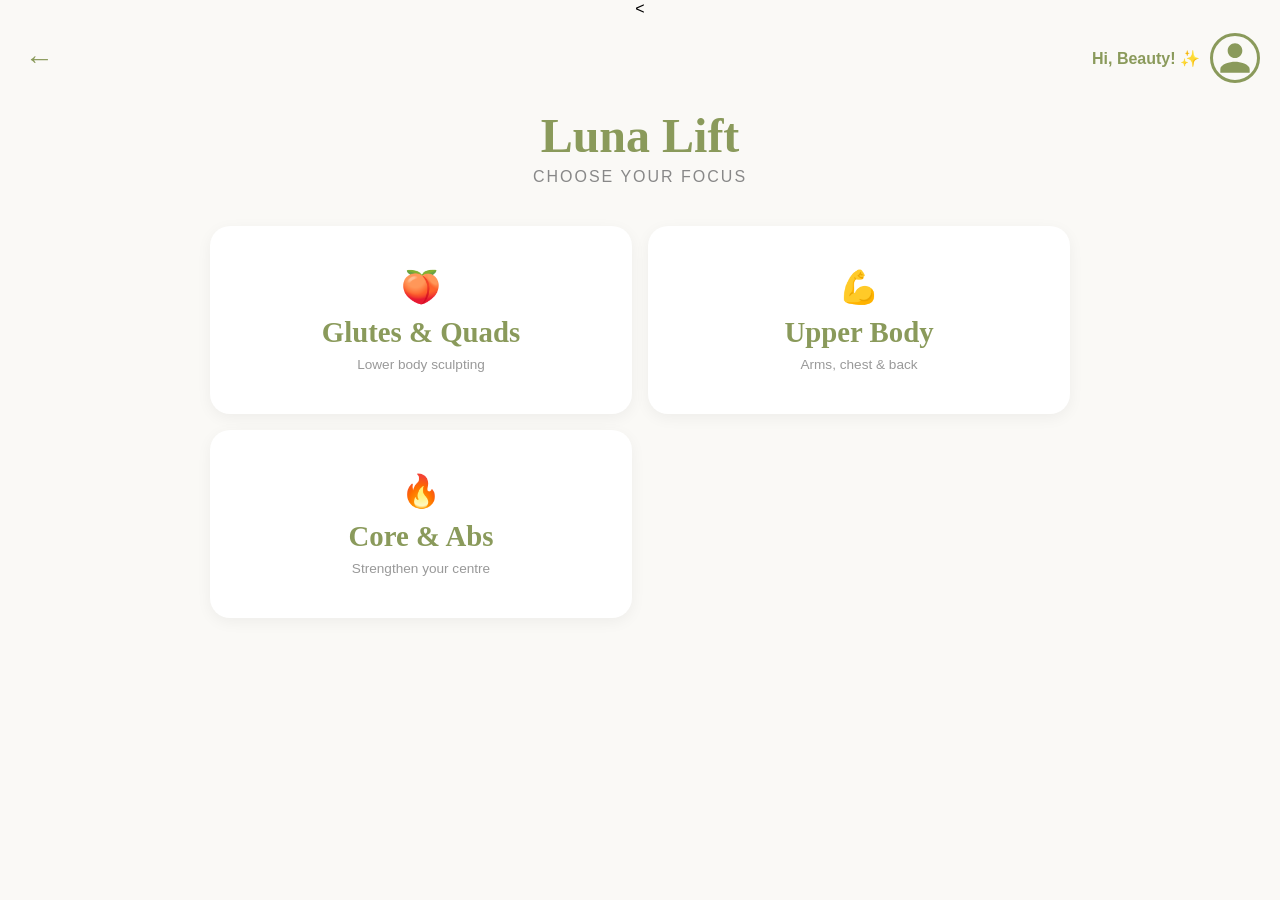
<file: workouts.html>
<<!DOCTYPE html>
<html lang="en">
<head>
    <meta charset="UTF-8">
    <meta name="viewport" content="width=device-width, initial-scale=1.0">
    <title>Luna Lift | Categories</title>
    <style>
        :root { --sage: #8A9A5B; --cream: #FAF9F6; --white: #ffffff; --blush: #FADADD; }
        * { box-sizing: border-box; }
        body { background-color: var(--cream); margin: 0; font-family: 'Segoe UI', sans-serif; text-align: center; }

        .header-bar { display: flex; justify-content: space-between; align-items: center; padding: 15px 20px; }
        .back-arrow { background: none; border: none; color: var(--sage); font-size: 1.8rem; cursor: pointer; font-weight: bold; padding: 5px; }
        .profile-pic { width: 50px; height: 50px; border-radius: 50%; border: 3px solid var(--sage); object-fit: cover; flex-shrink: 0; }

        .page-title { color: var(--sage); font-size: clamp(2rem, 8vw, 3rem); font-family: serif; margin: 10px 0 5px; }
        .subtitle { color: #888; font-size: clamp(0.8rem, 3vw, 1rem); margin: 0 0 20px; letter-spacing: 2px; text-transform: uppercase; }

        .category-grid { display: grid; grid-template-columns: repeat(auto-fit, minmax(min(100%, 280px), 1fr)); gap: 16px; padding: 20px; max-width: 900px; margin: 0 auto; }

        .category-card {
            background: var(--white);
            border-radius: 20px;
            padding: clamp(25px, 6vw, 40px);
            box-shadow: 0 4px 15px rgba(0,0,0,0.05);
            cursor: pointer;
            transition: 0.3s;
            border: 2px solid transparent;
        }
        .category-card:hover, .category-card:active { transform: translateY(-4px); background: var(--blush); border-color: var(--sage); box-shadow: 0 0 25px rgba(250,218,221,0.8); }
        .category-card h2 { color: var(--sage); font-family: serif; font-size: clamp(1.3rem, 5vw, 1.8rem); margin: 0 0 8px; }
        .category-card p { color: #999; font-size: 0.85rem; margin: 0; }
        .card-emoji { font-size: 2rem; margin-bottom: 10px; }

        .header-right { display: flex; align-items: center; gap: 10px; }
        .greeting { font-weight: bold; color: var(--sage); font-size: clamp(0.8rem, 3vw, 1rem); }

        @media (max-width: 480px) {
            .category-grid { padding: 15px; gap: 12px; }
            .greeting { display: none; }
        }
    </style>
</head>
<body>
    <div class="header-bar">
        <button class="back-arrow" onclick="window.location.href='index.html'">←</button>
        <div class="header-right">
            <span class="greeting" id="greeting-text">Hi, Beauty! ✨</span>
            <img id="nav-profile" class="profile-pic" src="data:image/svg+xml,%3Csvg xmlns='http://www.w3.org/2000/svg' viewBox='0 0 24 24' fill='%238A9A5B'%3E%3Cpath d='M12 12c2.21 0 4-1.79 4-4s-1.79-4-4-4-4 1.79-4 4 1.79 4 4 4zm0 2c-2.67 0-8 1.34-8 4v2h16v-2c0-2.66-5.33-4-8-4z'/%3E%3C/svg%3E">
        </div>
    </div>

    <h1 class="page-title">Luna Lift</h1>
    <p class="subtitle">Choose your focus</p>

    <div class="category-grid">
        <div class="category-card" onclick="window.location.href='glutes.html'">
            <div class="card-emoji">🍑</div>
            <h2>Glutes & Quads</h2>
            <p>Lower body sculpting</p>
        </div>
        <div class="category-card" onclick="window.location.href='upperbody.html'">
            <div class="card-emoji">💪</div>
            <h2>Upper Body</h2>
            <p>Arms, chest & back</p>
        </div>
        <div class="category-card" onclick="window.location.href='core.html'">
            <div class="card-emoji">🔥</div>
            <h2>Core & Abs</h2>
            <p>Strengthen your centre</p>
        </div>
    </div>

    <script>
        window.addEventListener('DOMContentLoaded', () => {
            const savedPic = localStorage.getItem('lunaProfilePic');
            if (savedPic) {
                document.getElementById('nav-profile').src = savedPic;
            }
        });
    </script>
</body>
</html>
</file>
